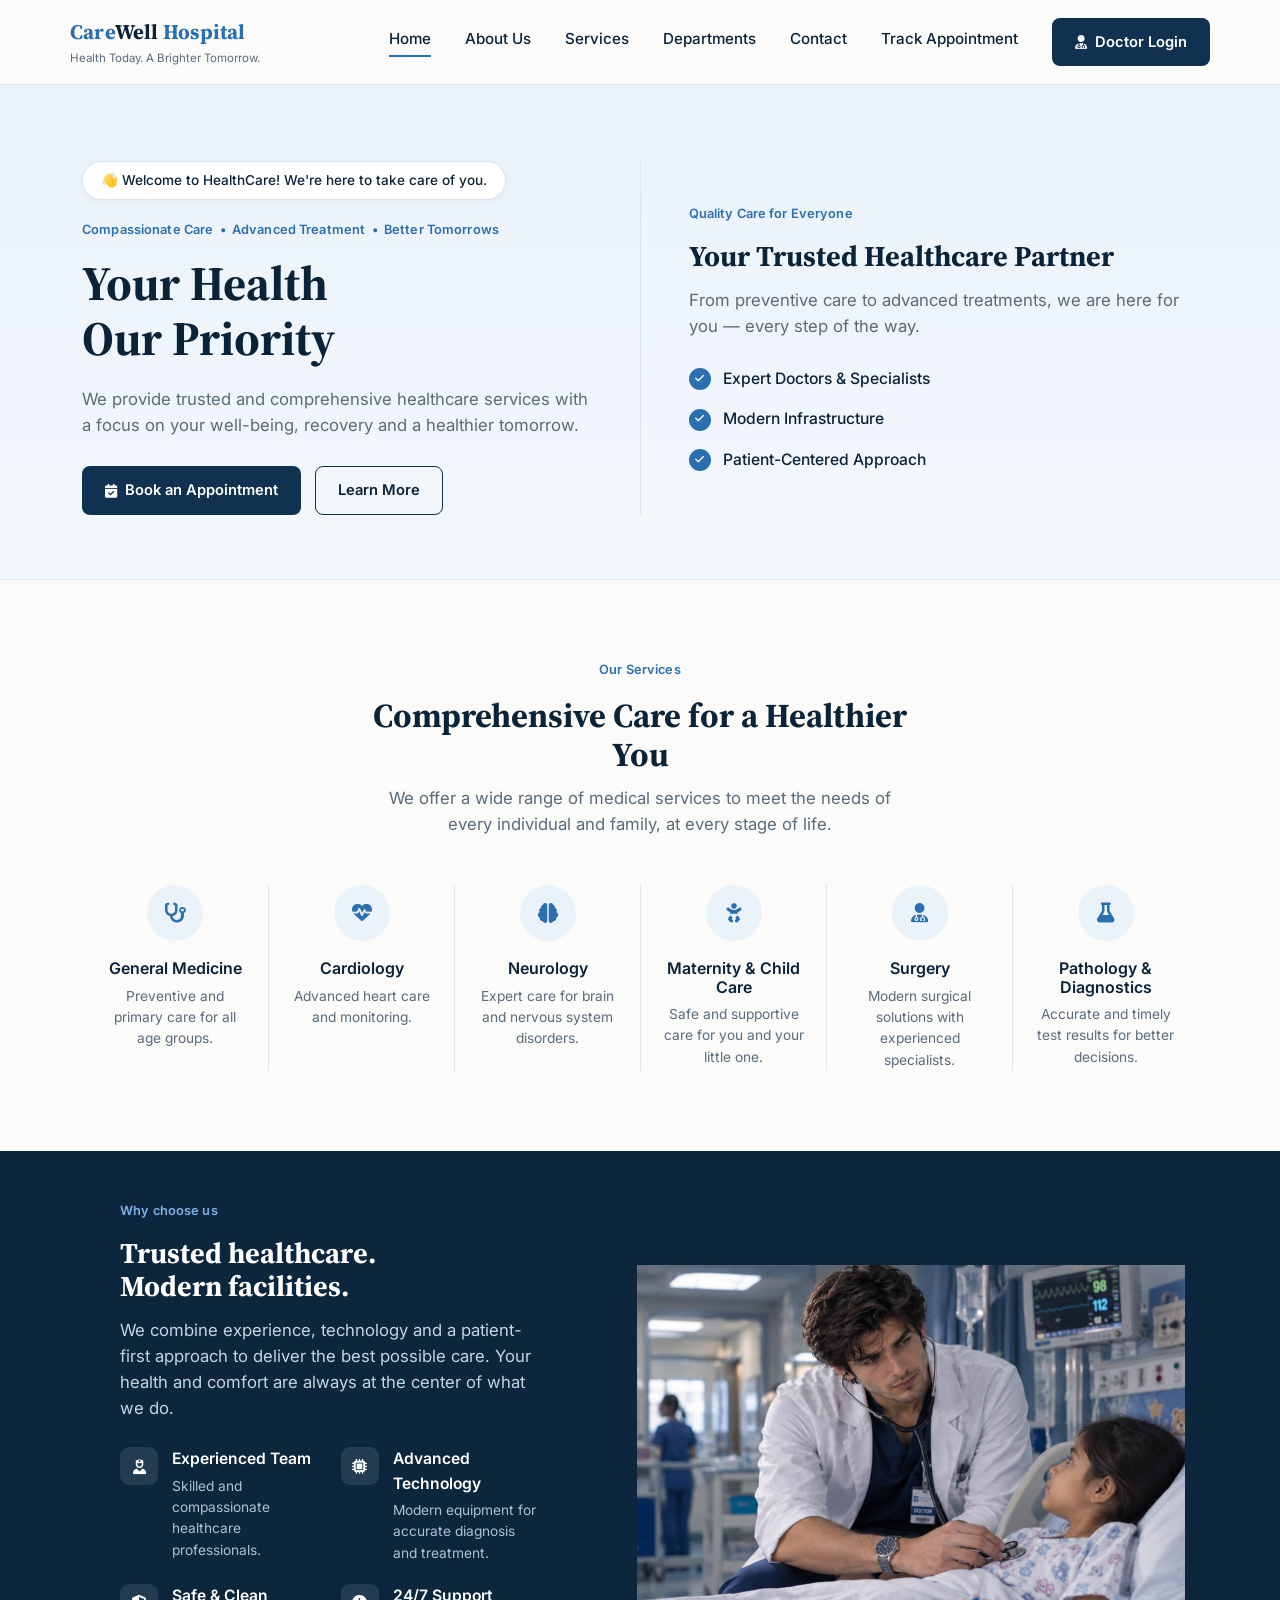
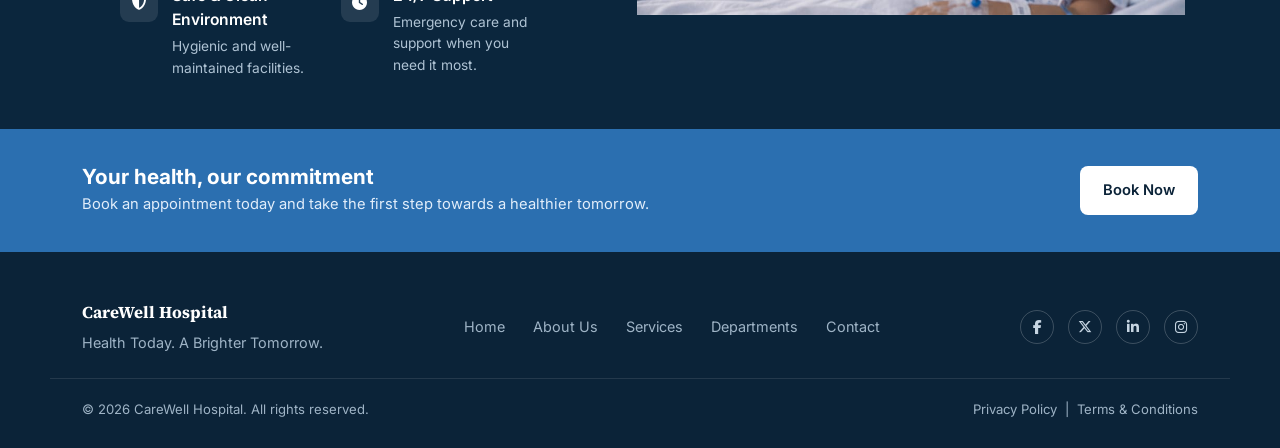
<file: public/index.html>
<!DOCTYPE html>
<html lang="en">
<head>
<meta charset="UTF-8">
<meta name="viewport" content="width=device-width, initial-scale=1">
<title>CareWell Hospital — Your Health, Our Priority</title>
<link rel="preconnect" href="https://fonts.googleapis.com">
<link rel="preconnect" href="https://fonts.gstatic.com" crossorigin>
<link href="https://fonts.googleapis.com/css2?family=Source+Serif+4:wght@600;700&family=Inter:wght@400;500;600;700&display=swap" rel="stylesheet">
<link rel="stylesheet" href="https://cdnjs.cloudflare.com/ajax/libs/font-awesome/6.5.2/css/all.min.css">
<link rel="stylesheet" href="styles.css">
</head>
<body>

<header>
  <div class="nav wrap">
    <div class="brand">
      <div class="brand-name"><span class="brand-accent">Care</span>Well <span class="brand-accent">Hospital</span></div>
      <div class="brand-tag">Health Today. A Brighter Tomorrow.</div>
    </div>
    <button class="nav-toggle" id="navToggle" aria-label="Toggle menu" aria-expanded="false">
      <i class="fa-solid fa-bars"></i>
    </button>

    <div class="nav-panel" id="navPanel">
      <nav class="links">
        <a href="#" class="active">Home</a>
        <a href="#about">About Us</a>
        <a href="#services">Services</a>
        <a href="#why">Departments</a>
        <a href="#contact">Contact</a>
        <a href="check-status.html">Track Appointment</a>
      </nav>
      <a href="doctor-login.html" class="btn btn-primary nav-cta">
        <i class="fa-solid fa-user-doctor btn-icon"></i>
        Doctor Login
      </a>
    </div>
  </div>
</header>

<section class="hero">
  <div class="wrap hero-grid">
    <div class="hero-left">
      <div class="hero-badge">👋 Welcome to HealthCare! We're here to take care of you.</div>
      <p class="eyebrow">Compassionate Care &nbsp;•&nbsp; Advanced Treatment &nbsp;•&nbsp; Better Tomorrows</p>
      <h1>Your Health<br>Our Priority</h1>
      <p class="lead">We provide trusted and comprehensive healthcare services with a focus on your well-being, recovery and a healthier tomorrow.</p>
      <div class="hero-actions">
        <a href="book-appointment.html" class="btn btn-primary">
          <i class="fa-solid fa-calendar-check btn-icon"></i>
          Book an Appointment
        </a>
        <a href="#services" class="btn btn-ghost">Learn More</a>
      </div>
    </div>
    <div class="hero-divider"></div>
    <div class="hero-right">
      <p class="eyebrow">Quality Care for Everyone</p>
      <h2 class="hero-right-title">Your Trusted Healthcare Partner</h2>
      <p class="lead">From preventive care to advanced treatments, we are here for you — every step of the way.</p>
      <ul class="hero-facts">
        <li><span class="check"><i class="fa-solid fa-check"></i></span><span>Expert Doctors &amp; Specialists</span></li>
        <li><span class="check"><i class="fa-solid fa-check"></i></span><span>Modern Infrastructure</span></li>
        <li><span class="check"><i class="fa-solid fa-check"></i></span><span>Patient-Centered Approach</span></li>
      </ul>
    </div>
  </div>
</section>

<section class="section" id="services">
  <div class="wrap">
    <div class="section-head center">
      <p class="eyebrow">Our Services</p>
      <h2>Comprehensive Care for a Healthier You</h2>
      <p class="lead center">We offer a wide range of medical services to meet the needs of every individual and family, at every stage of life.</p>
    </div>
    <div class="services-grid">
      <div class="service-card">
        <div class="service-icon"><i class="fa-solid fa-stethoscope"></i></div>
        <h3>General Medicine</h3>
        <p>Preventive and primary care for all age groups.</p>
      </div>
      <div class="service-card">
        <div class="service-icon"><i class="fa-solid fa-heart-pulse"></i></div>
        <h3>Cardiology</h3>
        <p>Advanced heart care and monitoring.</p>
      </div>
      <div class="service-card">
        <div class="service-icon"><i class="fa-solid fa-brain"></i></div>
        <h3>Neurology</h3>
        <p>Expert care for brain and nervous system disorders.</p>
      </div>
      <div class="service-card">
        <div class="service-icon"><i class="fa-solid fa-baby"></i></div>
        <h3>Maternity &amp; Child Care</h3>
        <p>Safe and supportive care for you and your little one.</p>
      </div>
      <div class="service-card">
        <div class="service-icon"><i class="fa-solid fa-user-doctor"></i></div>
        <h3>Surgery</h3>
        <p>Modern surgical solutions with experienced specialists.</p>
      </div>
      <div class="service-card">
        <div class="service-icon"><i class="fa-solid fa-flask"></i></div>
        <h3>Pathology &amp; Diagnostics</h3>
        <p>Accurate and timely test results for better decisions.</p>
      </div>
    </div>
  </div>
</section>

<section class="why" id="why">
  <div class="wrap why-grid">
    <div class="why-copy">
      <p class="eyebrow eyebrow-light">Why choose us</p>
      <h2>Trusted healthcare.<br>Modern facilities.</h2>
      <p class="lead lead-light">We combine experience, technology and a patient-first approach to deliver the best possible care. Your health and comfort are always at the center of what we do.</p>
      <div class="why-list">
        <div class="why-item">
          <div class="ic"><i class="fa-solid fa-user-nurse"></i></div>
          <div><h4>Experienced Team</h4><p>Skilled and compassionate healthcare professionals.</p></div>
        </div>
        <div class="why-item">
          <div class="ic"><i class="fa-solid fa-microchip"></i></div>
          <div><h4>Advanced Technology</h4><p>Modern equipment for accurate diagnosis and treatment.</p></div>
        </div>
        <div class="why-item">
          <div class="ic"><i class="fa-solid fa-shield-halved"></i></div>
          <div><h4>Safe &amp; Clean Environment</h4><p>Hygienic and well-maintained facilities.</p></div>
        </div>
        <div class="why-item">
          <div class="ic"><i class="fa-solid fa-clock"></i></div>
          <div><h4>24/7 Support</h4><p>Emergency care and support when you need it most.</p></div>
        </div>
      </div>
    </div>
    <div class="why-photo">
      <img src="assets/doctor-patient.jpg" alt="Doctor examining a young patient in a hospital room">
    </div>
  </div>
</section>

<section class="cta-band" id="contact">
  <div class="wrap cta-grid">
    <div>
      <h3>Your health, our commitment</h3>
      <p>Book an appointment today and take the first step towards a healthier tomorrow.</p>
    </div>
    <a href="book-appointment.html" class="btn btn-light">Book Now</a>
  </div>
</section>

<footer id="about">
  <div class="wrap footer-top">
    <div>
      <div class="f-brand">CareWell Hospital</div>
      <p class="f-desc">Health Today. A Brighter Tomorrow.</p>
    </div>
    <nav class="f-links">
      <a href="#">Home</a>
      <a href="#about">About Us</a>
      <a href="#services">Services</a>
      <a href="#why">Departments</a>
      <a href="#contact">Contact</a>
    </nav>
    <div class="f-social">
      <a href="#" aria-label="Facebook"><i class="fa-brands fa-facebook-f"></i></a>
      <a href="#" aria-label="Twitter"><i class="fa-brands fa-x-twitter"></i></a>
      <a href="#" aria-label="LinkedIn"><i class="fa-brands fa-linkedin-in"></i></a>
      <a href="#" aria-label="Instagram"><i class="fa-brands fa-instagram"></i></a>
    </div>
  </div>
  <div class="wrap f-bottom">
    <span>© 2026 CareWell Hospital. All rights reserved.</span>
    <span>Privacy Policy &nbsp;|&nbsp; Terms &amp; Conditions</span>
  </div>
</footer>

<script src="patient.js"></script>
</body>
</html>
</file>
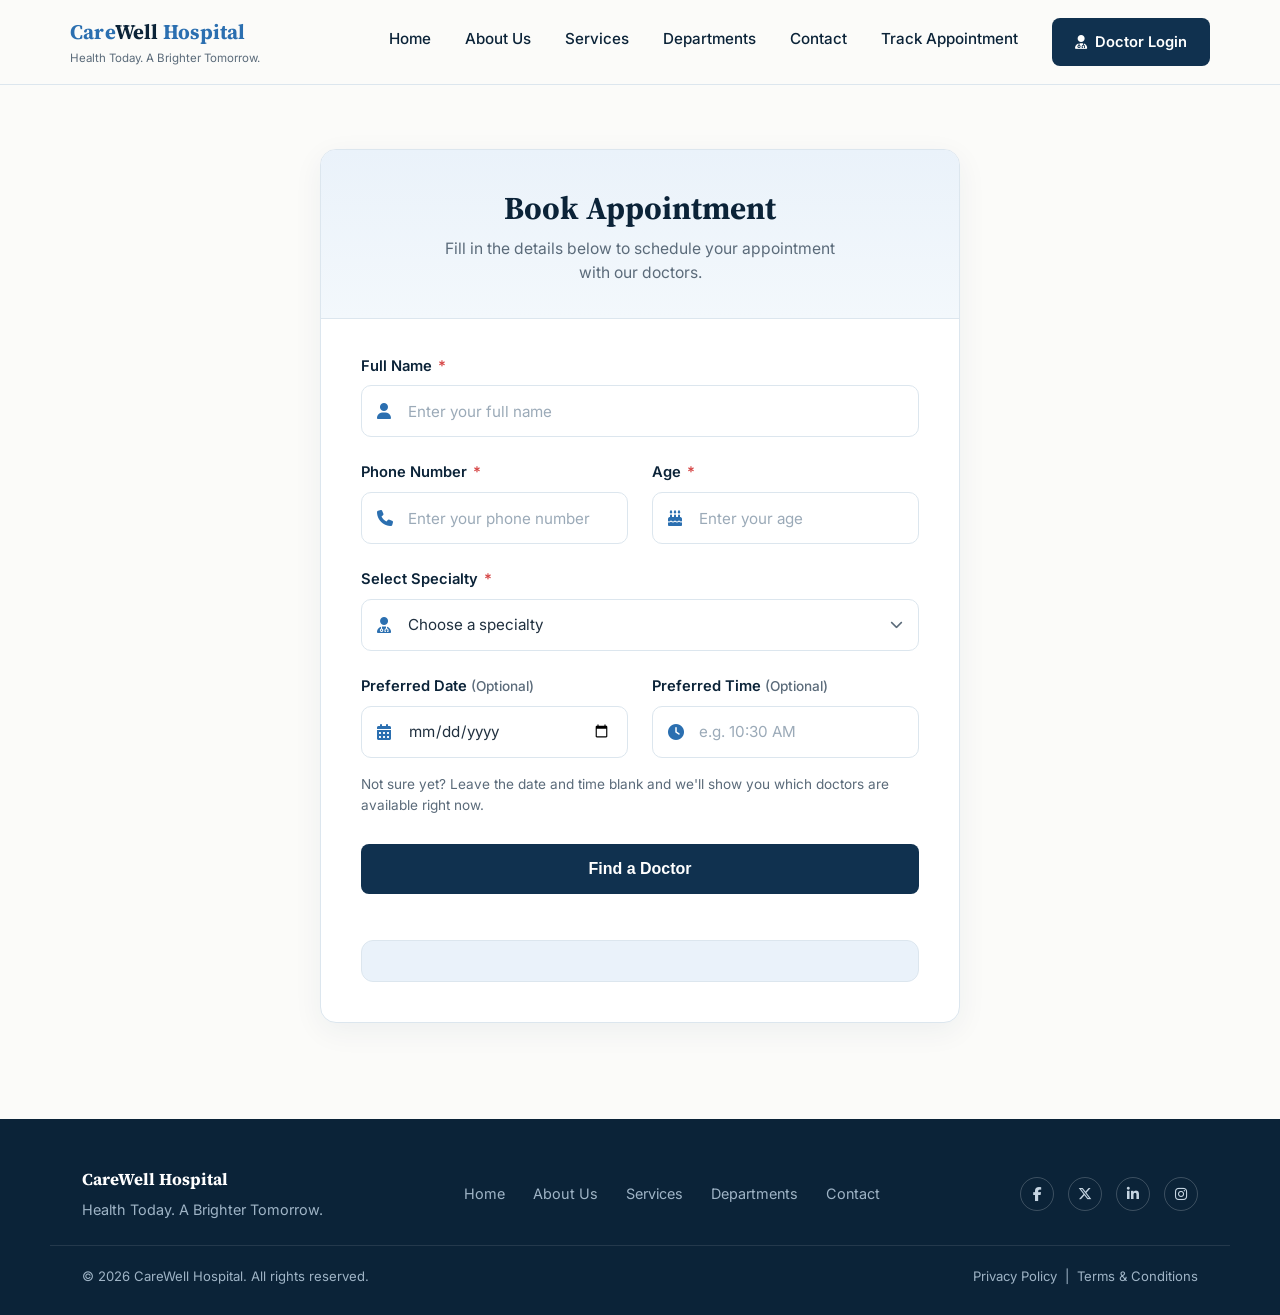
<file: public/book-appointment.html>
<!DOCTYPE html>
<html lang="en">
<head>
<meta charset="UTF-8">
<meta name="viewport" content="width=device-width, initial-scale=1">
<title>Book Appointment — CareWell Hospital</title>
<link rel="preconnect" href="https://fonts.googleapis.com">
<link rel="preconnect" href="https://fonts.gstatic.com" crossorigin>
<link href="https://fonts.googleapis.com/css2?family=Source+Serif+4:wght@600;700&family=Inter:wght@400;500;600;700&display=swap" rel="stylesheet">
<link rel="stylesheet" href="https://cdnjs.cloudflare.com/ajax/libs/font-awesome/6.5.2/css/all.min.css">
<link rel="stylesheet" href="styles.css">
</head>
<body>

<header>
  <div class="nav wrap">
    <div class="brand">
      <div class="brand-name"><span class="brand-accent">Care</span>Well <span class="brand-accent">Hospital</span></div>
      <div class="brand-tag">Health Today. A Brighter Tomorrow.</div>
    </div>
    <button class="nav-toggle" id="navToggle" aria-label="Toggle menu" aria-expanded="false">
      <i class="fa-solid fa-bars"></i>
    </button>

    <div class="nav-panel" id="navPanel">
      <nav class="links">
        <a href="index.html">Home</a>
        <a href="index.html#about">About Us</a>
        <a href="index.html#services">Services</a>
        <a href="index.html#why">Departments</a>
        <a href="index.html#contact">Contact</a>
        <a href="check-status.html">Track Appointment</a>
      </nav>
      <a href="doctor-login.html" class="btn btn-primary nav-cta">
        <i class="fa-solid fa-user-doctor btn-icon"></i>
        Doctor Login
      </a>
    </div>
  </div>
</header>

<section class="booking-section">
  <div class="wrap">
    <div class="booking-card">

      <div class="booking-card-head">
        <h1>Book Appointment</h1>
        <p>Fill in the details below to schedule your appointment with our doctors.</p>
      </div>

      <form class="booking-form" id="bookingForm">

        <div class="form-group">
          <label for="fullName">Full Name <span class="req">*</span></label>
          <div class="input-wrap">
            <i class="fa-solid fa-user input-icon"></i>
            <input type="text" id="fullName" name="fullName" placeholder="Enter your full name" required>
          </div>
        </div>

        <div class="form-row">
          <div class="form-group">
            <label for="phone">Phone Number <span class="req">*</span></label>
            <div class="input-wrap">
              <i class="fa-solid fa-phone input-icon"></i>
              <input type="tel" id="phone" name="phone" placeholder="Enter your phone number" required>
            </div>
          </div>

          <div class="form-group">
            <label for="age">Age <span class="req">*</span></label>
            <div class="input-wrap">
              <i class="fa-solid fa-cake-candles input-icon"></i>
              <input type="number" id="age" name="age" placeholder="Enter your age" min="0" max="120" required>
            </div>
          </div>
        </div>

        <div class="form-group">
          <label for="doctor">Select Specialty <span class="req">*</span></label>
          <div class="input-wrap">
            <i class="fa-solid fa-user-doctor input-icon"></i>
            <select id="doctor" name="doctor" required>
              <option value="" disabled selected>Choose a specialty</option>
              <option value="general">General Medicine</option>
              <option value="cardiology">Cardiology</option>
              <option value="neurology">Neurology</option>
              <option value="maternity">Maternity &amp; Child Care</option>
              <option value="surgery">Surgery</option>
              <option value="diagnostics">Pathology &amp; Diagnostics</option>
            </select>
            <i class="fa-solid fa-chevron-down select-caret"></i>
          </div>
        </div>

        <div class="form-row">
          <div class="form-group">
            <label for="date">Preferred Date <span class="opt">(Optional)</span></label>
            <div class="input-wrap">
              <i class="fa-solid fa-calendar-days input-icon"></i>
              <input type="date" id="date" name="date">
            </div>
          </div>

          <div class="form-group">
            <label for="time">Preferred Time <span class="opt">(Optional)</span></label>
            <div class="input-wrap">
              <i class="fa-solid fa-clock input-icon"></i>
              <input type="text" id="time" name="time" placeholder="e.g. 10:30 AM" pattern="^(0?[1-9]|1[0-2]):[0-5][0-9]\s?(AM|PM|am|pm)$" title="Enter time like 10:30 AM">
            </div>
          </div>
        </div>

        <p class="form-hint">Not sure yet? Leave the date and time blank and we'll show you which doctors are available right now.</p>

        <button type="submit" class="btn btn-primary btn-block">Find a Doctor</button>

        <div id="doctorPicker" class="doctor-picker" hidden></div>

        <div id="bookingResult" class="booking-result" hidden></div>

      </form>
    </div>
  </div>
</section>

<footer id="about">
  <div class="wrap footer-top">
    <div>
      <div class="f-brand">CareWell Hospital</div>
      <p class="f-desc">Health Today. A Brighter Tomorrow.</p>
    </div>
    <nav class="f-links">
      <a href="index.html">Home</a>
      <a href="index.html#about">About Us</a>
      <a href="index.html#services">Services</a>
      <a href="index.html#why">Departments</a>
      <a href="index.html#contact">Contact</a>
    </nav>
    <div class="f-social">
      <a href="#" aria-label="Facebook"><i class="fa-brands fa-facebook-f"></i></a>
      <a href="#" aria-label="Twitter"><i class="fa-brands fa-x-twitter"></i></a>
      <a href="#" aria-label="LinkedIn"><i class="fa-brands fa-linkedin-in"></i></a>
      <a href="#" aria-label="Instagram"><i class="fa-brands fa-instagram"></i></a>
    </div>
  </div>
  <div class="wrap f-bottom">
    <span>© 2026 CareWell Hospital. All rights reserved.</span>
    <span>Privacy Policy &nbsp;|&nbsp; Terms &amp; Conditions</span>
  </div>
</footer>

<script src="patient.js"></script>
</body>
</html>
</file>
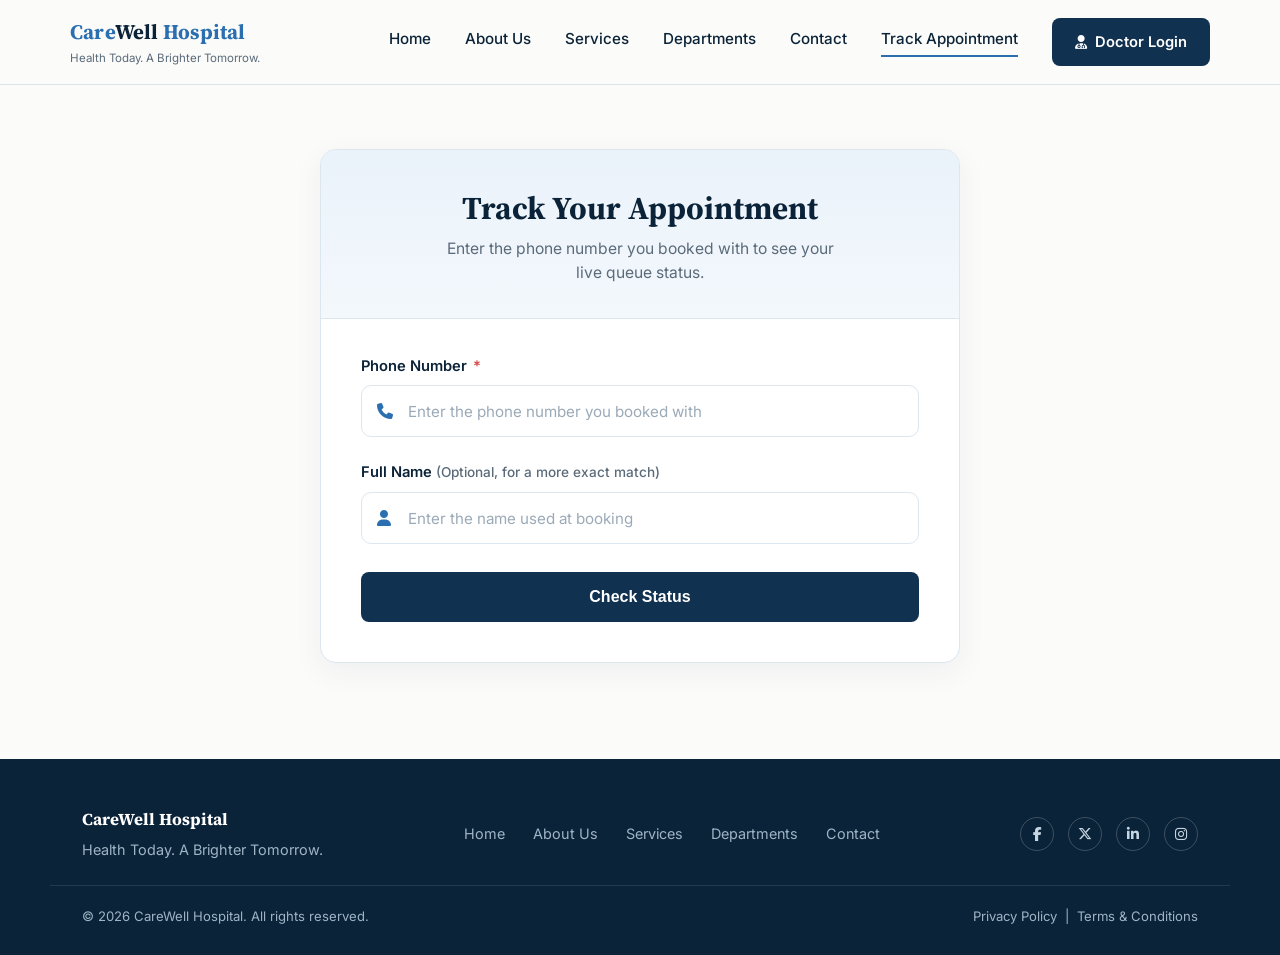
<file: public/check-status.html>
<!DOCTYPE html>
<html lang="en">
<head>
<meta charset="UTF-8">
<meta name="viewport" content="width=device-width, initial-scale=1">
<title>Track Appointment — CareWell Hospital</title>
<link rel="preconnect" href="https://fonts.googleapis.com">
<link rel="preconnect" href="https://fonts.gstatic.com" crossorigin>
<link href="https://fonts.googleapis.com/css2?family=Source+Serif+4:wght@600;700&family=Inter:wght@400;500;600;700&display=swap" rel="stylesheet">
<link rel="stylesheet" href="https://cdnjs.cloudflare.com/ajax/libs/font-awesome/6.5.2/css/all.min.css">
<link rel="stylesheet" href="styles.css">
</head>
<body>

<header>
  <div class="nav wrap">
    <div class="brand">
      <div class="brand-name"><span class="brand-accent">Care</span>Well <span class="brand-accent">Hospital</span></div>
      <div class="brand-tag">Health Today. A Brighter Tomorrow.</div>
    </div>
    <button class="nav-toggle" id="navToggle" aria-label="Toggle menu" aria-expanded="false">
      <i class="fa-solid fa-bars"></i>
    </button>

    <div class="nav-panel" id="navPanel">
      <nav class="links">
        <a href="index.html">Home</a>
        <a href="index.html#about">About Us</a>
        <a href="index.html#services">Services</a>
        <a href="index.html#why">Departments</a>
        <a href="index.html#contact">Contact</a>
        <a href="check-status.html" class="active">Track Appointment</a>
      </nav>
      <a href="doctor-login.html" class="btn btn-primary nav-cta">
        <i class="fa-solid fa-user-doctor btn-icon"></i>
        Doctor Login
      </a>
    </div>
  </div>
</header>

<section class="booking-section">
  <div class="wrap">
    <div class="booking-card">

      <div class="booking-card-head">
        <h1>Track Your Appointment</h1>
        <p>Enter the phone number you booked with to see your live queue status.</p>
      </div>

      <form class="booking-form" id="statusForm">

        <div class="form-group">
          <label for="statusPhone">Phone Number <span class="req">*</span></label>
          <div class="input-wrap">
            <i class="fa-solid fa-phone input-icon"></i>
            <input type="tel" id="statusPhone" name="statusPhone" placeholder="Enter the phone number you booked with" required>
          </div>
        </div>

        <div class="form-group">
          <label for="statusName">Full Name <span class="opt">(Optional, for a more exact match)</span></label>
          <div class="input-wrap">
            <i class="fa-solid fa-user input-icon"></i>
            <input type="text" id="statusName" name="statusName" placeholder="Enter the name used at booking">
          </div>
        </div>

        <button type="submit" class="btn btn-primary btn-block">Check Status</button>

      </form>

      <div id="statusResults" class="status-results" hidden></div>

    </div>
  </div>
</section>

<footer id="about">
  <div class="wrap footer-top">
    <div>
      <div class="f-brand">CareWell Hospital</div>
      <p class="f-desc">Health Today. A Brighter Tomorrow.</p>
    </div>
    <nav class="f-links">
      <a href="index.html">Home</a>
      <a href="index.html#about">About Us</a>
      <a href="index.html#services">Services</a>
      <a href="index.html#why">Departments</a>
      <a href="index.html#contact">Contact</a>
    </nav>
    <div class="f-social">
      <a href="#" aria-label="Facebook"><i class="fa-brands fa-facebook-f"></i></a>
      <a href="#" aria-label="Twitter"><i class="fa-brands fa-x-twitter"></i></a>
      <a href="#" aria-label="LinkedIn"><i class="fa-brands fa-linkedin-in"></i></a>
      <a href="#" aria-label="Instagram"><i class="fa-brands fa-instagram"></i></a>
    </div>
  </div>
  <div class="wrap f-bottom">
    <span>© 2026 CareWell Hospital. All rights reserved.</span>
    <span>Privacy Policy &nbsp;|&nbsp; Terms &amp; Conditions</span>
  </div>
</footer>

<script src="patient.js"></script>
</body>
</html>
</file>
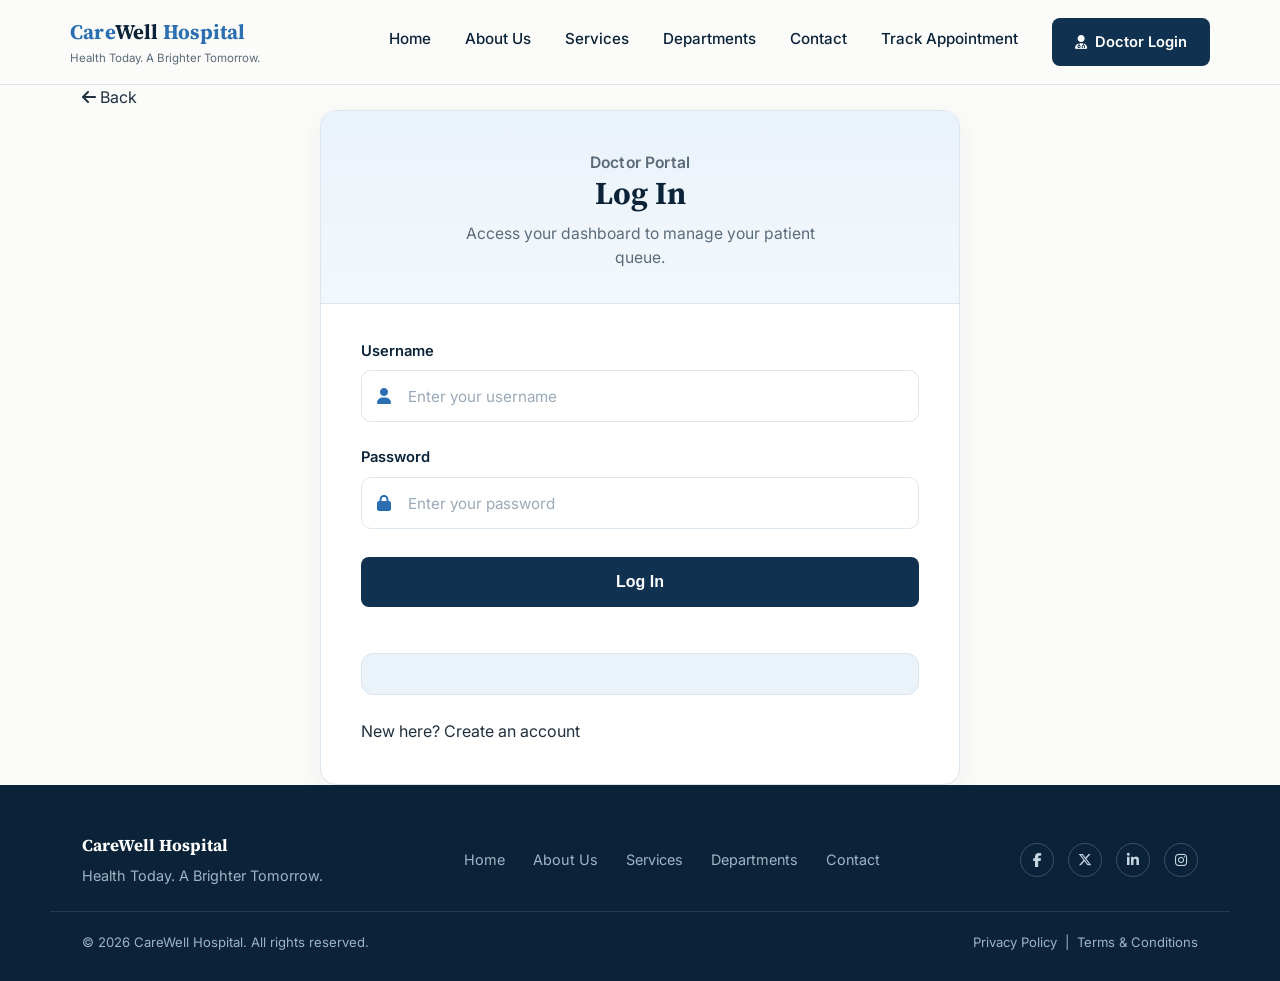
<file: public/doctor-dashboard.html>
<!DOCTYPE html>
<html lang="en">
<head>
<meta charset="UTF-8">
<meta name="viewport" content="width=device-width, initial-scale=1">
<title>Doctor Dashboard — CareWell Hospital</title>
<link rel="preconnect" href="https://fonts.googleapis.com">
<link rel="preconnect" href="https://fonts.gstatic.com" crossorigin>
<link href="https://fonts.googleapis.com/css2?family=Source+Serif+4:wght@600;700&family=Inter:wght@400;500;600;700&display=swap" rel="stylesheet">
<link rel="stylesheet" href="https://cdnjs.cloudflare.com/ajax/libs/font-awesome/6.5.2/css/all.min.css">
<link rel="stylesheet" href="styles.css">
</head>
<body>

<script>
  /* Guard: bounce straight to login if nobody is signed in.
     Runs immediately (not on DOMContentLoaded) to avoid a flash of the dashboard. */
  if (!sessionStorage.getItem('cw_current_doctor')) {
    window.location.href = 'doctor-login.html';
  }
</script>

<header>
  <div class="nav wrap">
    <div class="brand">
      <div class="brand-name"><span class="brand-accent">Care</span>Well <span class="brand-accent">Hospital</span></div>
      <div class="brand-tag">Health Today. A Brighter Tomorrow.</div>
    </div>
    <button class="nav-toggle" id="navToggle" aria-label="Toggle menu" aria-expanded="false">
      <i class="fa-solid fa-bars"></i>
    </button>

    <div class="nav-panel" id="navPanel">
      <nav class="links">
        <a href="index.html">Home</a>
        <a href="index.html#about">About Us</a>
        <a href="index.html#services">Services</a>
        <a href="index.html#why">Departments</a>
        <a href="index.html#contact">Contact</a>
        <a href="check-status.html">Track Appointment</a>
      </nav>
      <button type="button" id="logoutBtn" class="btn btn-primary nav-cta">
        <i class="fa-solid fa-arrow-right-from-bracket btn-icon"></i>
        Logout
      </button>
    </div>
  </div>
</header>

<section class="dashboard-section" id="dashboardRoot">
  <div class="wrap">

    <div class="dashboard-topbar">
      <div class="doctor-info">
        <div class="doctor-avatar"><i class="fa-solid fa-user-doctor"></i></div>
        <div>
          <h2 id="doctorNameDisplay">Doctor</h2>
          <p id="doctorMetaDisplay">—</p>
        </div>
      </div>
      <div class="live-badge"><span class="dot"></span> Live queue</div>
    </div>

    <div class="stats-grid">
      <div class="stat-card">
        <div class="stat-icon"><i class="fa-solid fa-hourglass-half"></i></div>
        <div>
          <div class="stat-value" id="statWaiting">0</div>
          <div class="stat-label">Waiting Now</div>
        </div>
      </div>
      <div class="stat-card">
        <div class="stat-icon"><i class="fa-solid fa-user-check"></i></div>
        <div>
          <div class="stat-value" id="statSeen">0</div>
          <div class="stat-label">Seen So Far</div>
        </div>
      </div>
      <div class="stat-card">
        <div class="stat-icon"><i class="fa-solid fa-users"></i></div>
        <div>
          <div class="stat-value" id="statTotal">0</div>
          <div class="stat-label">Total Patients</div>
        </div>
      </div>
    </div>

    <div class="dashboard-grid">

      <div class="panel">
        <h3 class="panel-title">Now Serving</h3>
        <div id="currentPatientPanel"></div>
      </div>

      <div class="panel">
        <h3 class="panel-title">Up Next <span class="queue-count-badge" id="queueCountBadge">0 waiting</span></h3>
        <div id="waitingList"></div>
      </div>

    </div>

  </div>
</section>

<footer id="about">
  <div class="wrap footer-top">
    <div>
      <div class="f-brand">CareWell Hospital</div>
      <p class="f-desc">Health Today. A Brighter Tomorrow.</p>
    </div>
    <nav class="f-links">
      <a href="index.html">Home</a>
      <a href="index.html#about">About Us</a>
      <a href="index.html#services">Services</a>
      <a href="index.html#why">Departments</a>
      <a href="index.html#contact">Contact</a>
    </nav>
    <div class="f-social">
      <a href="#" aria-label="Facebook"><i class="fa-brands fa-facebook-f"></i></a>
      <a href="#" aria-label="Twitter"><i class="fa-brands fa-x-twitter"></i></a>
      <a href="#" aria-label="LinkedIn"><i class="fa-brands fa-linkedin-in"></i></a>
      <a href="#" aria-label="Instagram"><i class="fa-brands fa-instagram"></i></a>
    </div>
  </div>
  <div class="wrap f-bottom">
    <span>© 2026 CareWell Hospital. All rights reserved.</span>
    <span>Privacy Policy &nbsp;|&nbsp; Terms &amp; Conditions</span>
  </div>
</footer>

<script src="doctor.js"></script>
</body>
</html>
</file>
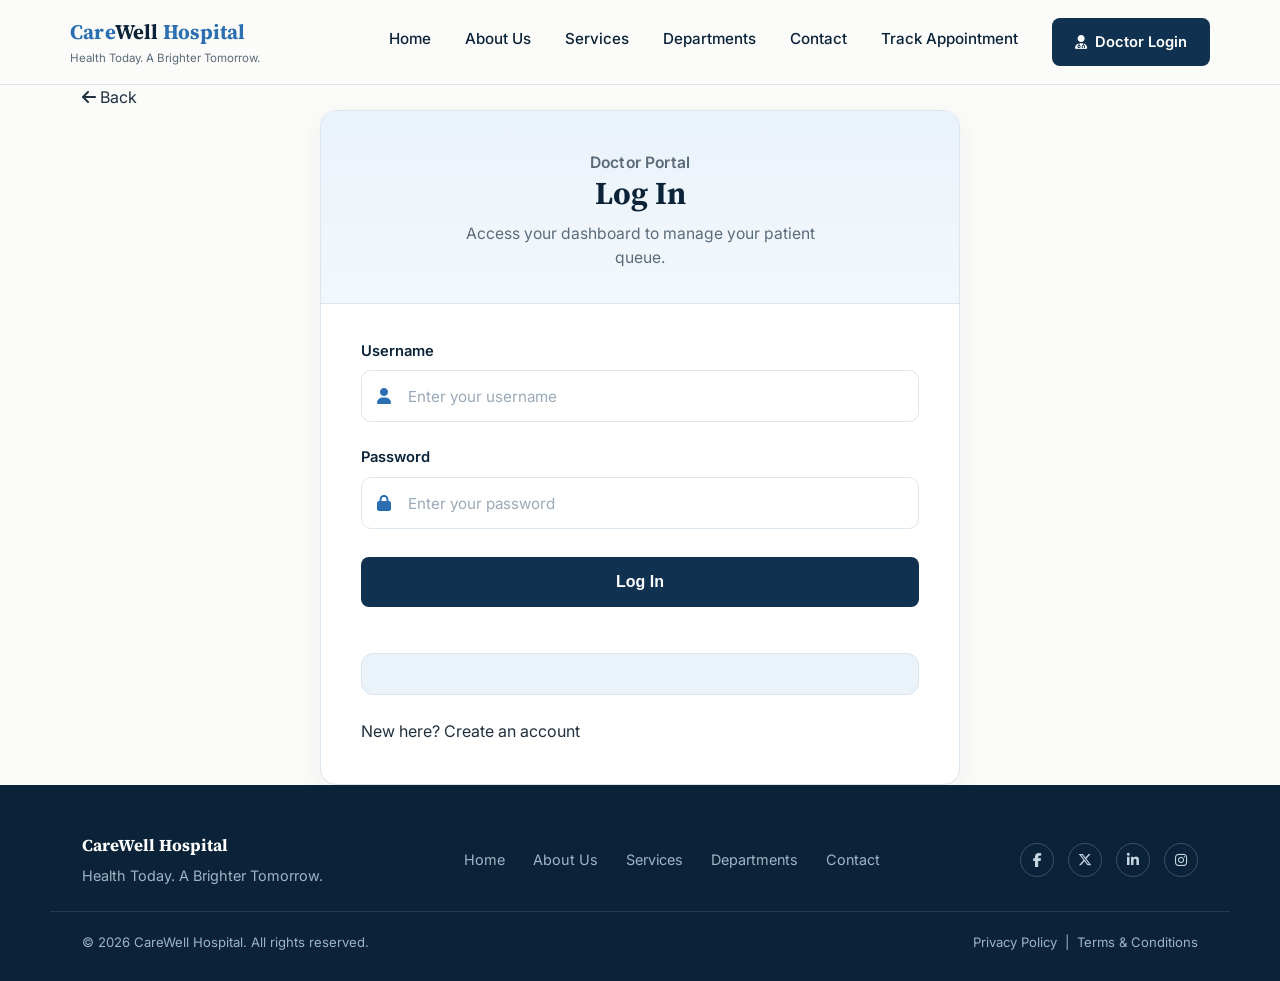
<file: public/doctor-login.html>
<!DOCTYPE html>
<html lang="en">
<head>
<meta charset="UTF-8">
<meta name="viewport" content="width=device-width, initial-scale=1">
<title>Doctor Login — CareWell Hospital</title>
<link rel="preconnect" href="https://fonts.googleapis.com">
<link rel="preconnect" href="https://fonts.gstatic.com" crossorigin>
<link href="https://fonts.googleapis.com/css2?family=Source+Serif+4:wght@600;700&family=Inter:wght@400;500;600;700&display=swap" rel="stylesheet">
<link rel="stylesheet" href="https://cdnjs.cloudflare.com/ajax/libs/font-awesome/6.5.2/css/all.min.css">
<link rel="stylesheet" href="styles.css">
</head>
<body>

<header>
  <div class="nav wrap">
    <div class="brand">
      <div class="brand-name"><span class="brand-accent">Care</span>Well <span class="brand-accent">Hospital</span></div>
      <div class="brand-tag">Health Today. A Brighter Tomorrow.</div>
    </div>
    <button class="nav-toggle" id="navToggle" aria-label="Toggle menu" aria-expanded="false">
      <i class="fa-solid fa-bars"></i>
    </button>

    <div class="nav-panel" id="navPanel">
      <nav class="links">
        <a href="index.html">Home</a>
        <a href="index.html#about">About Us</a>
        <a href="index.html#services">Services</a>
        <a href="index.html#why">Departments</a>
        <a href="index.html#contact">Contact</a>
        <a href="check-status.html">Track Appointment</a>
      </nav>
      <a href="doctor-login.html" class="btn btn-primary nav-cta">
        <i class="fa-solid fa-user-doctor btn-icon"></i>
        Doctor Login
      </a>
    </div>
  </div>
</header>

<section class="auth-section">
  <div class="wrap">
    <div class="auth-wrap">

      <a href="index.html" class="back-link"><i class="fa-solid fa-arrow-left"></i> Back</a>

      <div class="booking-card auth-card">

        <div class="booking-card-head">
          <p class="eyebrow">Doctor Portal</p>
          <h1>Log In</h1>
          <p>Access your dashboard to manage your patient queue.</p>
        </div>

        <form class="booking-form" id="doctorLoginForm">

          <div class="form-group">
            <label for="username">Username</label>
            <div class="input-wrap">
              <i class="fa-solid fa-user input-icon"></i>
              <input type="text" id="username" name="username" placeholder="Enter your username" required>
            </div>
          </div>

          <div class="form-group">
            <label for="password">Password</label>
            <div class="input-wrap">
              <i class="fa-solid fa-lock input-icon"></i>
              <input type="password" id="password" name="password" placeholder="Enter your password" required>
            </div>
          </div>

          <button type="submit" class="btn btn-primary btn-block">Log In</button>

          <div id="loginResult" class="booking-result" hidden></div>

          <p class="auth-footnote">New here? <a href="doctor-signup.html">Create an account</a></p>

        </form>
      </div>
    </div>
  </div>
</section>

<footer id="about">
  <div class="wrap footer-top">
    <div>
      <div class="f-brand">CareWell Hospital</div>
      <p class="f-desc">Health Today. A Brighter Tomorrow.</p>
    </div>
    <nav class="f-links">
      <a href="index.html">Home</a>
      <a href="index.html#about">About Us</a>
      <a href="index.html#services">Services</a>
      <a href="index.html#why">Departments</a>
      <a href="index.html#contact">Contact</a>
    </nav>
    <div class="f-social">
      <a href="#" aria-label="Facebook"><i class="fa-brands fa-facebook-f"></i></a>
      <a href="#" aria-label="Twitter"><i class="fa-brands fa-x-twitter"></i></a>
      <a href="#" aria-label="LinkedIn"><i class="fa-brands fa-linkedin-in"></i></a>
      <a href="#" aria-label="Instagram"><i class="fa-brands fa-instagram"></i></a>
    </div>
  </div>
  <div class="wrap f-bottom">
    <span>© 2026 CareWell Hospital. All rights reserved.</span>
    <span>Privacy Policy &nbsp;|&nbsp; Terms &amp; Conditions</span>
  </div>
</footer>

<script src="doctor.js"></script>
</body>
</html>
</file>
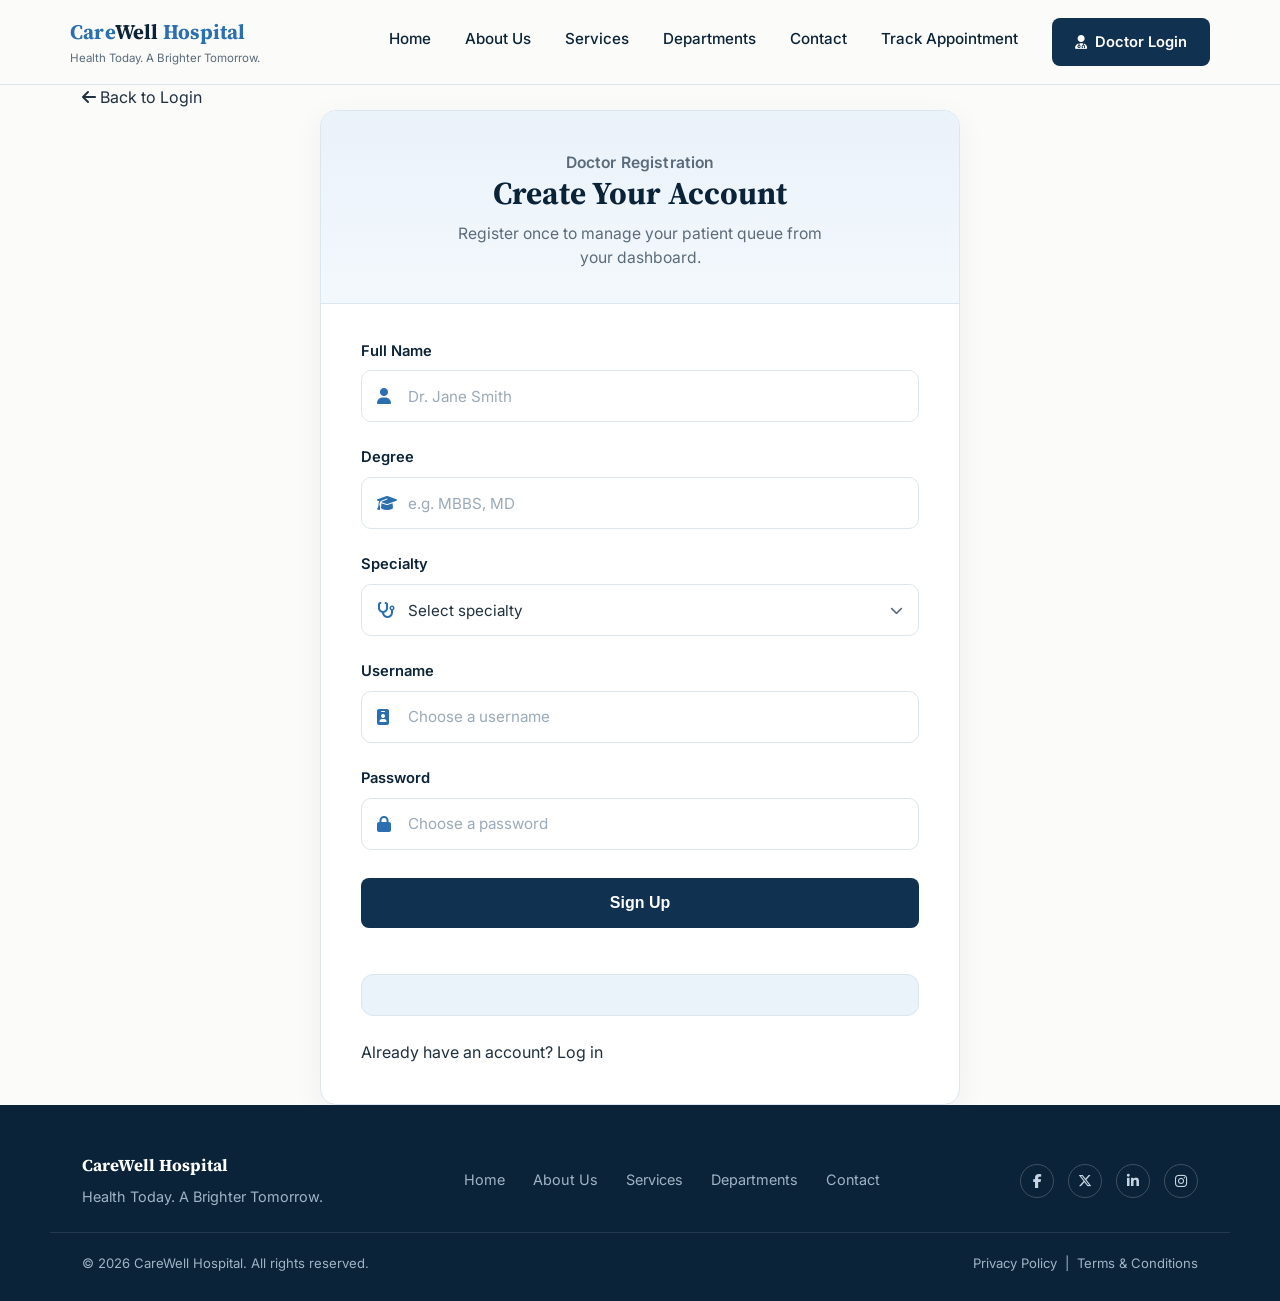
<file: public/doctor-signup.html>
<!DOCTYPE html>
<html lang="en">
<head>
<meta charset="UTF-8">
<meta name="viewport" content="width=device-width, initial-scale=1">
<title>Doctor Sign Up — CareWell Hospital</title>
<link rel="preconnect" href="https://fonts.googleapis.com">
<link rel="preconnect" href="https://fonts.gstatic.com" crossorigin>
<link href="https://fonts.googleapis.com/css2?family=Source+Serif+4:wght@600;700&family=Inter:wght@400;500;600;700&display=swap" rel="stylesheet">
<link rel="stylesheet" href="https://cdnjs.cloudflare.com/ajax/libs/font-awesome/6.5.2/css/all.min.css">
<link rel="stylesheet" href="styles.css">
</head>
<body>

<header>
  <div class="nav wrap">
    <div class="brand">
      <div class="brand-name"><span class="brand-accent">Care</span>Well <span class="brand-accent">Hospital</span></div>
      <div class="brand-tag">Health Today. A Brighter Tomorrow.</div>
    </div>
    <button class="nav-toggle" id="navToggle" aria-label="Toggle menu" aria-expanded="false">
      <i class="fa-solid fa-bars"></i>
    </button>

    <div class="nav-panel" id="navPanel">
      <nav class="links">
        <a href="index.html">Home</a>
        <a href="index.html#about">About Us</a>
        <a href="index.html#services">Services</a>
        <a href="index.html#why">Departments</a>
        <a href="index.html#contact">Contact</a>
        <a href="check-status.html">Track Appointment</a>
      </nav>
      <a href="doctor-login.html" class="btn btn-primary nav-cta">
        <i class="fa-solid fa-user-doctor btn-icon"></i>
        Doctor Login
      </a>
    </div>
  </div>
</header>

<section class="auth-section">
  <div class="wrap">
    <div class="auth-wrap">

      <a href="doctor-login.html" class="back-link"><i class="fa-solid fa-arrow-left"></i> Back to Login</a>

      <div class="booking-card auth-card">

        <div class="booking-card-head">
          <p class="eyebrow">Doctor Registration</p>
          <h1>Create Your Account</h1>
          <p>Register once to manage your patient queue from your dashboard.</p>
        </div>

        <form class="booking-form" id="doctorSignupForm">

          <div class="form-group">
            <label for="fullName">Full Name</label>
            <div class="input-wrap">
              <i class="fa-solid fa-user input-icon"></i>
              <input type="text" id="fullName" name="fullName" placeholder="Dr. Jane Smith" required>
            </div>
          </div>

          <div class="form-group">
            <label for="degree">Degree</label>
            <div class="input-wrap">
              <i class="fa-solid fa-graduation-cap input-icon"></i>
              <input type="text" id="degree" name="degree" placeholder="e.g. MBBS, MD" required>
            </div>
          </div>

          <div class="form-group">
            <label for="specialty">Specialty</label>
            <div class="input-wrap">
              <i class="fa-solid fa-stethoscope input-icon"></i>
              <select id="specialty" name="specialty" required>
                <option value="" disabled selected>Select specialty</option>
                <option value="general">General Medicine</option>
                <option value="cardiology">Cardiology</option>
                <option value="neurology">Neurology</option>
                <option value="maternity">Maternity &amp; Child Care</option>
                <option value="surgery">Surgery</option>
                <option value="diagnostics">Pathology &amp; Diagnostics</option>
              </select>
              <i class="fa-solid fa-chevron-down select-caret"></i>
            </div>
          </div>

          <div class="form-group">
            <label for="signupUsername">Username</label>
            <div class="input-wrap">
              <i class="fa-solid fa-id-badge input-icon"></i>
              <input type="text" id="signupUsername" name="username" placeholder="Choose a username" required>
            </div>
          </div>

          <div class="form-group">
            <label for="signupPassword">Password</label>
            <div class="input-wrap">
              <i class="fa-solid fa-lock input-icon"></i>
              <input type="password" id="signupPassword" name="password" placeholder="Choose a password" required>
            </div>
          </div>

          <button type="submit" class="btn btn-primary btn-block">Sign Up</button>

          <div id="signupResult" class="booking-result" hidden></div>

          <p class="auth-footnote">Already have an account? <a href="doctor-login.html">Log in</a></p>

        </form>
      </div>
    </div>
  </div>
</section>

<footer id="about">
  <div class="wrap footer-top">
    <div>
      <div class="f-brand">CareWell Hospital</div>
      <p class="f-desc">Health Today. A Brighter Tomorrow.</p>
    </div>
    <nav class="f-links">
      <a href="index.html">Home</a>
      <a href="index.html#about">About Us</a>
      <a href="index.html#services">Services</a>
      <a href="index.html#why">Departments</a>
      <a href="index.html#contact">Contact</a>
    </nav>
    <div class="f-social">
      <a href="#" aria-label="Facebook"><i class="fa-brands fa-facebook-f"></i></a>
      <a href="#" aria-label="Twitter"><i class="fa-brands fa-x-twitter"></i></a>
      <a href="#" aria-label="LinkedIn"><i class="fa-brands fa-linkedin-in"></i></a>
      <a href="#" aria-label="Instagram"><i class="fa-brands fa-instagram"></i></a>
    </div>
  </div>
  <div class="wrap f-bottom">
    <span>© 2026 CareWell Hospital. All rights reserved.</span>
    <span>Privacy Policy &nbsp;|&nbsp; Terms &amp; Conditions</span>
  </div>
</footer>

<script src="doctor.js"></script>
</body>
</html>
</file>
<file: public/styles.css>
:root{
  --navy:#10314F;
  --navy-deep:#0B2338;
  --blue:#2B6FB0;
  --blue-light:#EAF2FA;
  --paper:#FBFBF9;
  --ink:#20303F;
  --muted:#5B6B7A;
  --line:#DCE6EE;
  --white:#FFFFFF;
}

*{box-sizing:border-box; margin:0; padding:0;}

html{
  -webkit-text-size-adjust:100%;
}

body{
  font-family:'Inter', system-ui, sans-serif;
  color:var(--ink);
  background:var(--paper);
  line-height:1.55;
  overflow-x:hidden;
  width:100%;
}

h1, h2, h3{
  font-family:'Source Serif 4', Georgia, serif;
  color:var(--navy-deep);
  font-weight:700;
  line-height:1.15;
}

img{max-width:100%; display:block;}
a{color:inherit; text-decoration:none;}

.wrap{max-width:1180px; margin:0 auto; padding:0 32px; width:100%;}

/* ---------- Hero welcome badge ---------- */
.hero-badge{
  display:inline-flex;
  align-items:center;
  gap:6px;
  background:var(--white);
  border:1px solid var(--line);
  border-radius:999px;
  padding:8px 18px;
  font-size:.85rem;
  font-weight:500;
  color:var(--navy-deep);
  margin-bottom:20px;
  box-shadow:0 2px 8px rgba(16,49,79,0.05);
}

/* ---------- Header ---------- */
header{
  position:sticky; top:0; z-index:20;
  background:rgba(251,251,249,0.94);
  backdrop-filter:blur(6px);
  border-bottom:1px solid var(--line);
}

.nav{display:flex; align-items:center; justify-content:space-between; padding:16px 20px; gap:16px; flex-wrap:nowrap; position:relative;}

.brand{display:flex; flex-direction:column; gap:2px; min-width:0;}

.brand-name{
  font-family:'Source Serif 4', serif; font-weight:700;
  font-size:clamp(1.05rem, 3vw, 1.3rem);
  color:var(--navy-deep);
  letter-spacing:.01em;
  white-space:nowrap;
}
.brand-accent{color:var(--blue);}
.brand-tag{font-size:.72rem; color:var(--muted); white-space:nowrap;}

/* --- Nav panel: holds the links + CTA together (collapses on mobile) --- */
.nav-panel{display:flex; align-items:center; gap:34px;}
.nav-cta{flex:none;}

/* --- Hamburger toggle button (hidden on desktop) --- */
.nav-toggle{
  display:none;
  background:none;
  border:none;
  font-size:20px;
  color:var(--navy-deep);
  cursor:pointer;
  padding:6px 8px;
  flex:none;
}

nav.links{display:flex; gap:34px; font-size:.95rem; font-weight:500; color:var(--navy-deep);}
nav.links a{padding-bottom:4px; border-bottom:2px solid transparent; transition:border-color .15s ease;}
nav.links a.active, nav.links a:hover{border-color:var(--blue);}

.btn{
  display:inline-flex; align-items:center; justify-content:center; gap:8px;
  padding:12px 22px; border-radius:8px;
  font-weight:600; font-size:.92rem;
  border:1px solid transparent;
  cursor:pointer;
  white-space:nowrap;
  flex:none;
  transition:background-color .15s ease;
}
.btn-primary{background:var(--navy); color:var(--white);}
.btn-primary:hover{background:var(--navy-deep);}
.btn-ghost{background:transparent; border-color:var(--navy); color:var(--navy-deep);}
.btn-ghost:hover{background:var(--blue-light);}
.btn-light{background:var(--white); color:var(--navy-deep);}
.btn-light:hover{background:#EFF5FA;}

/* ---------- Hero ---------- */
.hero{
  background:linear-gradient(180deg, var(--blue-light) 0%, #F3F8FC 100%);
  padding:76px 0 64px;
  border-bottom:1px solid var(--line);
}
.hero-grid{display:grid; grid-template-columns:1fr auto 1fr; gap:48px; align-items:center;}

.eyebrow{font-size:.8rem; color:var(--blue); font-weight:600; margin-bottom:16px; letter-spacing:.01em;}
.eyebrow-light{color:#7FB2E6;}

.hero h1{font-size:3rem; margin-bottom:20px;}
.hero-right-title{font-size:1.8rem; margin-bottom:14px;}
.lead{color:var(--muted); font-size:1.05rem; max-width:46ch; margin-bottom:28px;}
.lead.center{margin-left:auto; margin-right:auto;}
.lead-light{color:#C6D5E2;}

.hero-actions{display:flex; gap:14px; flex-wrap:wrap;}

.hero-divider{width:1px; align-self:stretch; background:var(--line);}

.hero-facts{
  list-style:none;
  display:flex; flex-direction:column; gap:16px;
  margin-top:26px;
}
.hero-facts li{
  display:flex; gap:12px; align-items:center;
  font-size:.98rem; color:var(--navy-deep); font-weight:500;
}
.hero-facts .check{
  flex:none; width:22px; height:22px; border-radius:50%;
  background:var(--blue);
  display:flex; align-items:center; justify-content:center;
}

/* ---------- Sections ---------- */
.section{padding:80px 0;}
.section-head{max-width:640px; margin-bottom:48px;}
.section-head.center{max-width:560px; margin-left:auto; margin-right:auto; text-align:center;}
.section-head h2{font-size:2.1rem; margin-bottom:12px;}

.services-grid{
  display:grid; grid-template-columns:repeat(6, 1fr); gap:0;
}
.service-card{
  padding:0 20px; text-align:center;
  border-left:1px solid var(--line);
}
.service-card:first-child{border-left:none;}
.service-icon{
  width:56px; height:56px; border-radius:50%;
  background:var(--blue-light);
  display:flex; align-items:center; justify-content:center;
  margin:0 auto 18px;
}
.service-card h3{font-family:'Inter', sans-serif; font-size:1rem; font-weight:600; color:var(--navy-deep); margin-bottom:8px;}
.service-card p{color:var(--muted); font-size:.86rem;}

/* ---------- Why Choose Us ---------- */
.why {
    background: #0b263d;
}
.why-grid {
    display: grid;
    grid-template-columns: 43% 57%;
    align-items: center;
    gap: 35px;
    padding: 25px 70px;
}

.why-copy {
    color: var(--white);
    padding: 25px 30px 25px 0;
}

.why-copy h2 {
    color: var(--white);
    font-size: 1.8rem;
    margin-bottom: 14px;
}

.why-copy > .lead {
    margin-bottom: 26px;
}

.why-list {
    display: grid;
    grid-template-columns: 1fr 1fr;
    gap: 20px 24px;
}

.why-photo {
    display: flex;
    align-items: center;
    justify-content: flex-end;
    padding: 0 10px 0 35px;
}

.why-photo img {
    width: 100%;
    max-width: 680px;
    height: 350px;
    object-fit: cover;
    object-position: center;
    display: block;
}
/* ---------- Why Choose Us ---------- */
.why {
    background: #0b263d;
}
.why-grid {
    display: grid;
    grid-template-columns: 43% 57%;
    align-items: center;
    gap: 35px;
    padding: 25px 70px;
}

.why-copy {
    color: var(--white);
    padding: 25px 30px 25px 0;
}

.why-copy h2 {
    color: var(--white);
    font-size: 1.8rem;
    margin-bottom: 14px;
}

.why-copy > .lead {
    margin-bottom: 26px;
}

.why-list {
    display: grid;
    grid-template-columns: 1fr 1fr;
    gap: 20px 24px;
}

.why-photo {
    display: flex;
    align-items: center;
    justify-content: flex-end;
    padding: 0 10px 0 35px;
}

.why-photo img {
    width: 100%;
    max-width: 680px;
    height: 350px;
    object-fit: cover;
    object-position: center;
    display: block;
}

/* ---------- Why choose us: preserved item-box styling ----------
   Not part of the block you supplied above, kept as-is so the four
   feature boxes (Experienced Team / Advanced Technology / Safe & Clean
   Environment / 24/7 Support) don't lose their icon-circle styling. */
.why-item{display:flex; gap:14px; align-items:flex-start;}
.why-item .ic{
  flex:none; width:38px; height:38px; border-radius:9px;
  background:rgba(255,255,255,.1);
  display:flex; align-items:center; justify-content:center;
}
.why-item h4{font-size:.98rem; font-weight:600; color:var(--white); margin-bottom:4px;}
.why-item p{font-size:.86rem; color:#AFC3D4;}

/* ---------- CTA band ---------- */
.cta-band{background:var(--blue); color:var(--white);}
.cta-grid{
  display:flex; align-items:center; justify-content:space-between;
  padding:36px 32px; gap:24px; flex-wrap:wrap;
}
.cta-band h3{color:var(--white); font-family:'Inter', sans-serif; font-size:1.3rem; font-weight:700;}
.cta-band p{color:#E1EDFA; font-size:.92rem; margin-top:4px;}

/* ---------- Icons (Font Awesome) ---------- */
.btn-icon{font-size:.95em;}

.hero-facts .check i{color:#fff; font-size:.65rem;}

.service-icon i{font-size:20px; color:var(--blue);}

.why-item .ic i{color:#fff; font-size:15px;}

.input-icon{font-size:16px;}
.select-caret{font-size:13px;}

.f-social a i{font-size:14px;}

/* ---------- Footer ---------- */
footer{background:var(--navy-deep); color:#9FB4C6; padding:48px 0 28px; font-size:.9rem;}
.footer-top{
  display:flex; justify-content:space-between; flex-wrap:wrap; gap:24px;
  padding-bottom:24px; border-bottom:1px solid rgba(255,255,255,.1);
}
.f-brand{color:var(--white); font-family:'Source Serif 4', serif; font-weight:700; font-size:1.05rem;}
.f-desc{margin-top:6px; max-width:32ch;}
.f-links{display:flex; gap:28px; flex-wrap:wrap; align-items:center;}
.f-social{display:flex; gap:14px; align-items:center;}
.f-social a{
  width:34px; height:34px; border-radius:50%;
  border:1px solid rgba(255,255,255,.2);
  display:flex; align-items:center; justify-content:center;
  color:#C6D5E2; transition:background-color .15s ease;
}
.f-social a:hover{background:rgba(255,255,255,.1);}
.f-bottom{
  padding-top:20px; display:flex; justify-content:space-between;
  flex-wrap:wrap; gap:10px; font-size:.82rem;
}

/* ==========================================================================
   BOOK APPOINTMENT FORM
   Edit only within this block to change the booking page's look.
   ========================================================================== */

/* --- Page wrapper / background around the card --- */
.booking-section{
  padding:64px 0 96px;
}

/* --- The white card that holds the whole form --- */
.booking-card{
  max-width:640px;
  margin:0 auto;
  background:var(--white);
  border:1px solid var(--line);
  border-radius:16px;
  overflow:hidden;
  box-shadow:0 8px 30px rgba(16,49,79,0.06);
}

/* --- Light blue header banner: title + subtitle --- */
.booking-card-head{
  background:linear-gradient(180deg, var(--blue-light) 0%, #F3F8FC 100%);
  padding:40px 40px 32px;
  text-align:center;
  border-bottom:1px solid var(--line);
}
.booking-card-head h1{
  font-size:2rem;
  color:var(--navy-deep);
  margin-bottom:10px;
}
.booking-card-head p{
  color:var(--muted);
  font-size:.98rem;
  max-width:40ch;
  margin:0 auto;
}

/* --- Form body spacing --- */
.booking-form{
  padding:36px 40px 40px;
  display:flex;
  flex-direction:column;
  gap:24px;
}

/* --- Each field block (label + input) --- */
.form-group{display:flex; flex-direction:column; gap:8px;}

.form-group label{
  font-size:.92rem;
  font-weight:600;
  color:var(--navy-deep);
}
.form-group label .req{color:#D64545; margin-left:2px;}
.form-group label .opt{color:var(--muted); font-weight:500; font-size:.85rem;}

/* --- Two-column row for Date + Time on wider screens --- */
.form-row{
  display:grid;
  grid-template-columns:1fr 1fr;
  gap:24px;
}

/* --- Input / select shell (icon + field together) --- */
.input-wrap{
  position:relative;
  display:flex;
  align-items:center;
}
.input-icon{
  position:absolute;
  left:16px;
  color:var(--blue);
  pointer-events:none;
  flex:none;
}
.select-caret{
  position:absolute;
  right:16px;
  color:var(--muted);
  pointer-events:none;
  flex:none;
}

/* --- Text / tel / date inputs and selects, shared styling --- */
.input-wrap input,
.input-wrap select{
  width:100%;
  height:52px;
  padding:0 16px 0 46px;
  border:1px solid var(--line);
  border-radius:10px;
  background:var(--white);
  font-family:'Inter', sans-serif;
  font-size:.95rem;
  color:var(--ink);
  appearance:none;
  -webkit-appearance:none;
  transition:border-color .15s ease, box-shadow .15s ease;
}
.input-wrap select{padding-right:44px; cursor:pointer;}
.input-wrap input::placeholder{color:#9BAAB8;}

.input-wrap input:focus,
.input-wrap select:focus{
  outline:none;
  border-color:var(--blue);
  box-shadow:0 0 0 3px rgba(43,111,176,0.14);
}

/* --- Helper note under the optional date/time fields --- */
.form-hint{
  font-size:.85rem;
  color:var(--muted);
  margin-top:-8px;
}

/* --- Full-width submit button --- */
.btn-block{
  width:100%;
  justify-content:center;
  padding:15px 22px;
  font-size:1rem;
  margin-top:4px;
}

/* --- Result box: shown after submitting (confirmation or queue number) --- */
.booking-result{
  margin-top:22px;
  padding:20px;
  border-radius:12px;
  background:var(--blue-light);
  border:1px solid var(--line);
  display:flex;
  gap:14px;
  align-items:flex-start;
}
.booking-result i{color:var(--blue); font-size:22px; margin-top:2px; flex:none;}
.booking-result strong{color:var(--navy-deep); display:block; margin-bottom:4px;}
.booking-result p{color:var(--muted); font-size:.9rem; margin-top:6px;}
.booking-result .queue-number{
  font-size:1.05rem;
  color:var(--navy-deep);
  font-weight:600;
}
.booking-result .queue-number span{color:var(--blue); font-size:1.25rem;}

/* --- Error variant (used by login/signup failure messages) --- */
.booking-result.error{background:#FCEAEA; border-color:#F3C6C6;}
.booking-result.error i{color:#D64545;}

/* --- Responsive: stack the date/time row on smaller screens --- */
@media (max-width:600px){
  .booking-section{padding:40px 0 64px;}
  .booking-card{border-radius:14px;}
  .booking-card-head{padding:32px 24px 26px;}
  .booking-card-head h1{font-size:1.6rem;}
  .booking-form{padding:28px 24px 32px; gap:20px;}
  .form-row{grid-template-columns:1fr; gap:20px;}
}

/* --- Doctor picker: shown after "Find a Doctor" is submitted, before an
   appointment is actually created. Lets the patient pick one specific
   doctor rather than the appointment going to a whole specialty. --- */
.doctor-picker{margin-top:20px;}
.doctor-picker-head{
  display:flex; align-items:center; gap:8px;
  font-size:.9rem; font-weight:600; color:var(--navy-deep);
  margin-bottom:14px;
}
.doctor-picker-head i{color:var(--blue);}

.doctor-pick-list{display:flex; flex-direction:column; gap:12px;}
.doctor-pick-card{
  display:flex; align-items:center; gap:14px;
  border:1px solid var(--line); border-radius:12px;
  padding:14px 16px; background:var(--white);
}
.doctor-pick-avatar{
  width:40px; height:40px; border-radius:50%; flex:none;
  background:var(--blue-light); color:var(--blue);
  display:flex; align-items:center; justify-content:center; font-size:16px;
}
.doctor-pick-info{flex:1; min-width:0; display:flex; flex-direction:column; gap:4px;}
.doctor-pick-info strong{color:var(--navy-deep); font-size:.92rem;}
.doctor-pick-info span{color:var(--muted); font-size:.8rem;}

/* ==========================================================================
   END BOOK APPOINTMENT FORM
   ========================================================================== */
/* ---------- Responsive ---------- */
@media (max-width:960px){
  nav.links{display:none;}
  .nav-toggle{display:inline-flex; align-items:center; justify-content:center;}
  .nav-panel{
    display:flex;
    flex-direction:column;
    align-items:stretch;
    gap:0;
    position:absolute;
    top:100%;
    left:0;
    right:0;
    background:var(--white);
    border-bottom:1px solid var(--line);
    box-shadow:0 12px 24px rgba(16,49,79,0.08);
    max-height:0;
    overflow:hidden;
    opacity:0;
    transition:max-height .25s ease, opacity .2s ease;
  }
  .nav-panel.open{max-height:420px; opacity:1; padding-bottom:16px;}
  .nav-panel .links{display:flex; flex-direction:column; gap:0; width:100%;}
  .nav-panel .links a{
    padding:14px 24px;
    border-bottom:1px solid var(--line);
    border-bottom-width:1px;
    width:100%;
  }
  .nav-panel .links a.active, .nav-panel .links a:hover{
    background:var(--blue-light);
    border-color:var(--line);
  }
  .nav-cta{margin:14px 24px 0;}
  .hero-grid{grid-template-columns:1fr; gap:36px;}
  .hero-divider{display:none;}
  .services-grid{grid-template-columns:repeat(3, 1fr); row-gap:32px;}
  .service-card{border-left:none;}
  .why-grid{grid-template-columns:1fr; padding-left:0; padding-right:0;}
  .why-copy{padding:48px 20px;}
  .why-list{grid-template-columns:1fr;}
  .why-photo{order:-1;}
  .why-photo img{width:100%; height:260px; min-height:0; object-fit:cover; border-radius:0; display:block;}
}

@media (max-width:600px){
  .wrap{padding:0 20px;}
  .hero-badge{font-size:.78rem; padding:7px 14px;}
  .hero{padding:48px 0 40px;}
  .section{padding:56px 0;}
  .hero h1{font-size:2.1rem;}
  .hero-right-title{font-size:1.5rem;}
  .services-grid{grid-template-columns:1fr 1fr; row-gap:28px; column-gap:12px;}
  .service-icon{width:48px; height:48px;}
  .cta-grid{flex-direction:column; align-items:flex-start; padding:28px 20px;}
  .footer-top{flex-direction:column; align-items:flex-start;}
  .f-links{gap:16px;}
  .f-bottom{flex-direction:column; align-items:flex-start; gap:6px;}
}

@media (max-width:380px){
  .services-grid{grid-template-columns:1fr;}
  .hero-actions{flex-direction:column; align-items:stretch;}
  .hero-actions .btn{width:100%;}
}

/* ==========================================================================
   DOCTOR DASHBOARD
   Edit only within this block to change the dashboard's look.
   ========================================================================== */

/* --- Page wrapper --- */
.dashboard-section{padding:40px 0 80px;}

/* --- Top bar: doctor identity + live badge --- */
.dashboard-topbar{
  display:flex;
  align-items:center;
  justify-content:space-between;
  flex-wrap:wrap;
  gap:16px;
  margin-bottom:28px;
}
.doctor-info{display:flex; align-items:center; gap:14px;}
.doctor-avatar{
  width:52px; height:52px; border-radius:50%;
  background:var(--blue-light); color:var(--blue);
  display:flex; align-items:center; justify-content:center;
  font-size:20px; flex:none;
}
.doctor-info h2{font-size:1.3rem; margin-bottom:2px;}
.doctor-info p{color:var(--muted); font-size:.88rem;}

.live-badge{
  display:inline-flex; align-items:center; gap:7px;
  font-size:.8rem; font-weight:600;
  color:#1F9254; background:#E7F7EE; border:1px solid #BEE7CF;
  padding:6px 14px; border-radius:999px;
}
.live-badge .dot{width:7px; height:7px; border-radius:50%; background:#1F9254; animation:cw-pulse 1.6s infinite;}
@keyframes cw-pulse{0%,100%{opacity:1;} 50%{opacity:.3;}}

/* --- Stat cards row --- */
.stats-grid{display:grid; grid-template-columns:repeat(3, 1fr); gap:20px; margin-bottom:28px;}
.stat-card{
  background:var(--white); border:1px solid var(--line); border-radius:14px;
  padding:22px; display:flex; align-items:center; gap:16px;
}
.stat-icon{
  width:48px; height:48px; border-radius:12px;
  background:var(--blue-light); color:var(--blue);
  display:flex; align-items:center; justify-content:center;
  font-size:20px; flex:none;
}
.stat-value{font-family:'Source Serif 4', serif; font-size:1.6rem; font-weight:700; color:var(--navy-deep);}
.stat-label{color:var(--muted); font-size:.85rem;}

/* --- Main two-panel layout: Now Serving + Up Next --- */
.dashboard-grid{display:grid; grid-template-columns:1fr 1.2fr; gap:22px; align-items:start;}

.panel{background:var(--white); border:1px solid var(--line); border-radius:14px; padding:26px;}
.panel-title{
  font-family:'Inter', sans-serif; font-size:1rem; font-weight:600; color:var(--navy-deep);
  display:flex; align-items:center; justify-content:space-between;
  margin-bottom:20px;
}
.queue-count-badge{
  background:var(--blue-light); color:var(--blue);
  font-size:.78rem; font-weight:700;
  padding:4px 12px; border-radius:999px;
}

/* --- "Now Serving" current patient card --- */
.current-patient{display:flex; gap:20px; align-items:flex-start;}
.current-ticket{
  font-family:'Source Serif 4', serif; font-size:2.1rem; font-weight:700;
  color:var(--blue); flex:none;
}
.current-details h3{font-size:1.15rem; margin-bottom:10px;}
.current-meta{display:flex; flex-wrap:wrap; gap:14px; color:var(--muted); font-size:.86rem; margin-bottom:18px;}
.current-meta i{color:var(--blue); margin-right:4px;}
.current-actions{display:flex; gap:12px; flex-wrap:wrap;}

/* --- Empty state (no current patient / empty queue) --- */
.current-empty{text-align:center; padding:24px 10px;}
.current-empty i{font-size:32px; color:var(--line); margin-bottom:12px; display:block;}
.current-empty p{color:var(--muted); margin-bottom:16px;}

/* --- "Up Next" waiting list rows --- */
.queue-row{display:flex; align-items:center; gap:14px; padding:14px 0; border-bottom:1px solid var(--line);}
.queue-row:last-child{border-bottom:none;}
.queue-ticket{
  width:44px; height:44px; border-radius:10px;
  background:var(--blue-light); color:var(--blue);
  font-weight:700; font-size:.88rem;
  display:flex; align-items:center; justify-content:center; flex:none;
}
.queue-info{flex:1; display:flex; flex-direction:column; gap:2px; min-width:0;}
.queue-info strong{color:var(--navy-deep); font-size:.95rem;}
.queue-info span{color:var(--muted); font-size:.82rem;}
.queue-empty{text-align:center; padding:28px 10px; color:var(--muted);}
.queue-empty i{font-size:28px; color:var(--line); margin-bottom:10px; display:block;}

.btn-sm{padding:8px 14px; font-size:.82rem;}

/* --- Responsive --- */
@media (max-width:900px){
  .dashboard-grid{grid-template-columns:1fr;}
}
@media (max-width:600px){
  .stats-grid{grid-template-columns:1fr;}
  .current-patient{flex-direction:column;}
  .queue-row{flex-wrap:wrap;}
}

/* ==========================================================================
   END DOCTOR DASHBOARD
   ========================================================================== */

/* ==========================================================================
   TRACK APPOINTMENT (patient status check)
   Edit only within this block to change this page's look.
   ========================================================================== */

/* --- Link inside the booking confirmation message ("Check your status anytime") --- */
.result-link{
  display:inline-flex; align-items:center; gap:6px;
  color:var(--blue); font-weight:600; font-size:.88rem;
}
.result-link:hover{text-decoration:underline;}

/* --- Wrapper for the list of matched appointments --- */
.status-results{padding:0 40px 40px;}
.status-results .booking-result{margin-top:0;}

/* --- One matched appointment --- */
.status-card{
  border:1px solid var(--line); border-radius:12px;
  padding:18px 20px; margin-bottom:14px;
  background:var(--white);
}
.status-card:last-child{margin-bottom:0;}

.status-card-head{display:flex; align-items:center; gap:14px;}
.status-ticket{
  font-family:'Source Serif 4', serif; font-size:1.3rem; font-weight:700;
  color:var(--blue); flex:none;
}
.status-card-title{flex:1; min-width:0;}
.status-card-title strong{display:block; color:var(--navy-deep); font-size:.95rem;}
.status-card-title span{color:var(--muted); font-size:.82rem;}

.status-card-body{margin-top:10px; padding-top:10px; border-top:1px solid var(--line);}
.status-card-body p{color:var(--muted); font-size:.88rem;}

/* --- Status pill colors --- */
.status-pill{
  flex:none;
  font-size:.72rem; font-weight:700; text-transform:uppercase; letter-spacing:.02em;
  padding:4px 10px; border-radius:999px;
}
.status-pill.waiting{background:var(--blue-light); color:var(--blue);}
.status-pill.in-progress{background:#FFF3D6; color:#8A6404;}
.status-pill.done{background:#E7F7EE; color:#1F9254;}
.status-pill.skipped{background:#FCEAEA; color:#D64545;}

/* --- Responsive --- */
@media (max-width:600px){
  .status-results{padding:0 24px 32px;}
  .status-card-head{flex-wrap:wrap;}
}

/* --- "Doctor not available at due time" note, and the reassign/cancel
   choice offered to the patient (never auto-substituted) --- */
.unavailable-msg{color:#D64545; font-weight:600;}
.muted-note{color:var(--muted); font-size:.85rem; margin-top:4px;}
.reassign-label{color:var(--navy-deep); font-weight:600; font-size:.88rem; margin:12px 0 10px;}
.status-card-body .doctor-pick-list{margin-bottom:14px;}

/* ==========================================================================
   END TRACK APPOINTMENT
   ========================================================================== */
</file>
